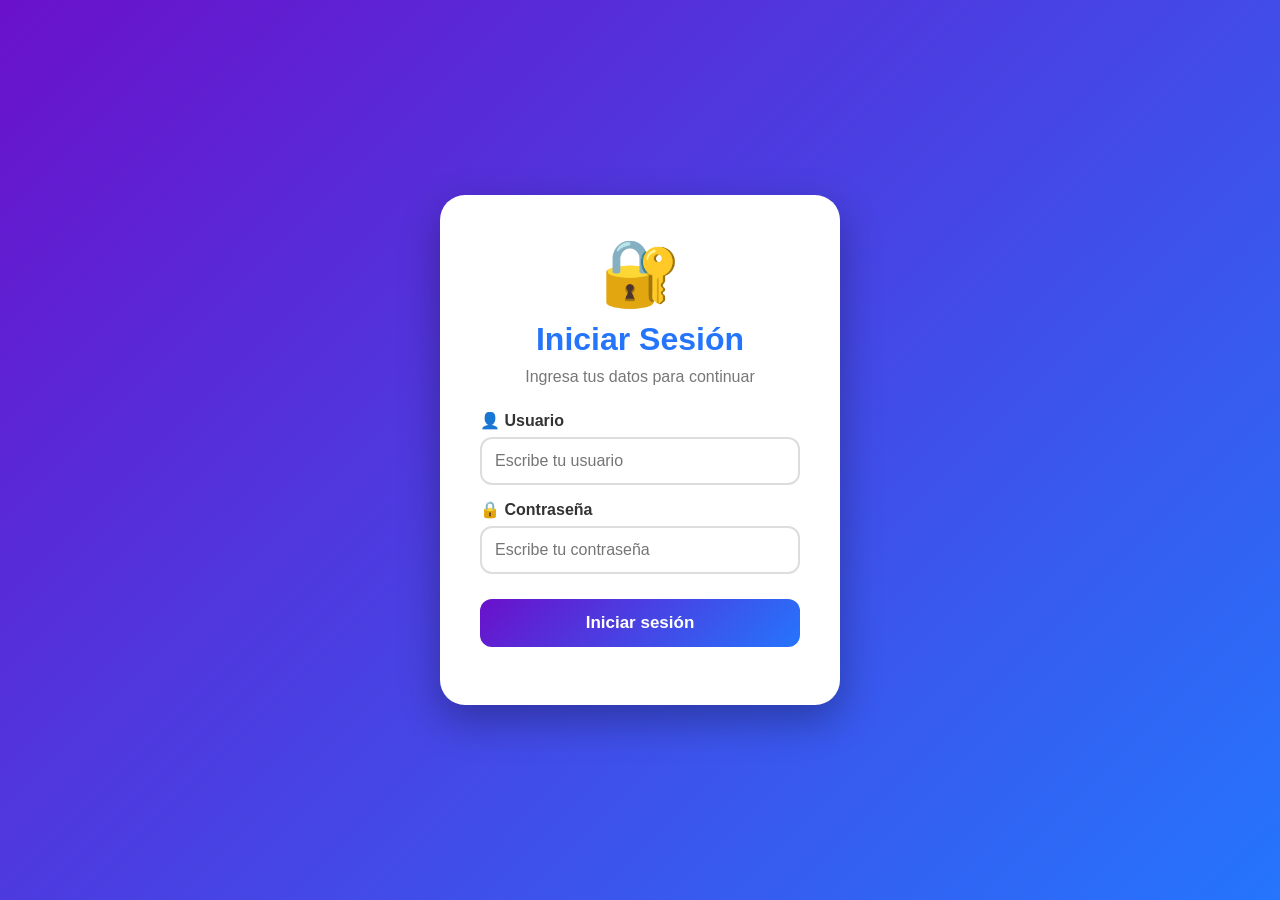
<file: index.html>
<!DOCTYPE html>
<html lang="es">
<head>
    <meta charset="UTF-8">
    <meta name="viewport" content="width=device-width, initial-scale=1.0">

    <title>Inicio de Sesión</title>

    <style>
        * {
            margin: 0;
            padding: 0;
            box-sizing: border-box;
        }

        body {
            font-family: Arial, sans-serif;
            min-height: 100vh;

            display: flex;
            justify-content: center;
            align-items: center;

            background: linear-gradient(135deg, #6a11cb, #2575fc);
        }

        .login {
            width: 90%;
            max-width: 400px;

            background: white;
            padding: 40px;

            border-radius: 25px;
            text-align: center;

            box-shadow: 0 15px 40px rgba(0, 0, 0, 0.3);

            animation: aparecer 0.8s ease;
        }

        .icono {
            font-size: 65px;
            margin-bottom: 10px;
        }

        h1 {
            color: #2575fc;
            margin-bottom: 10px;
        }

        .texto {
            color: #777;
            margin-bottom: 25px;
        }

        label {
            display: block;
            text-align: left;
            margin-top: 15px;
            margin-bottom: 7px;
            font-weight: bold;
            color: #333;
        }

        input {
            width: 100%;
            padding: 13px;

            border: 2px solid #ddd;
            border-radius: 12px;

            font-size: 16px;
            outline: none;

            transition: 0.3s;
        }

        input:focus {
            border-color: #2575fc;
            box-shadow: 0 0 8px rgba(37, 117, 252, 0.3);
        }

        button {
            width: 100%;
            margin-top: 25px;

            padding: 14px;

            border: none;
            border-radius: 12px;

            background: linear-gradient(135deg, #6a11cb, #2575fc);
            color: white;

            font-size: 17px;
            font-weight: bold;

            cursor: pointer;

            transition: 0.3s;
        }

        button:hover {
            transform: translateY(-3px);
            box-shadow: 0 8px 20px rgba(37, 117, 252, 0.4);
        }

        #mensaje {
            margin-top: 18px;
            font-weight: bold;
        }

        .error {
            color: #e53935;
        }

        .correcto {
            color: #16a34a;
        }

        @keyframes aparecer {
            from {
                opacity: 0;
                transform: translateY(30px);
            }

            to {
                opacity: 1;
                transform: translateY(0);
            }
        }
    </style>
</head>

<body>

    <div class="login">

        <div class="icono">🔐</div>

        <h1>Iniciar Sesión</h1>

        <p class="texto">
            Ingresa tus datos para continuar
        </p>

        <form onsubmit="iniciarSesion(event)">

            <label for="usuario">👤 Usuario</label>

            <input
                type="text"
                id="usuario"
                placeholder="Escribe tu usuario"
                required
            >

            <label for="clave">🔒 Contraseña</label>

            <input
                type="password"
                id="clave"
                placeholder="Escribe tu contraseña"
                required
            >

            <button type="submit">
                Iniciar sesión
            </button>

        </form>

        <p id="mensaje"></p>

    </div>


<script>

    function iniciarSesion(event) {

        event.preventDefault();

        // USUARIOS
        const usuarios = {
            "tesla": {
                clave: "Luffy123",
                nombre: "tesla Georgette_666"
            },

            "Mapi_emi": {
                clave: "lasgerreraskpop123",
                nombre: "Mapi_emi"
            },

            "Vivian_003": {
                clave: "01746",
                nombre: "Vivian_003"
            },

            "anyelx.t": {
                clave: "elnegrito.ozuna0.2",
                nombre: "anyelx.t"
            },

            "susu": {
                clave: "kchar",
                nombre: "susu"
            },

            // USUARIO ORIGINAL
            "santadorotea": {
                clave: "changuito123",
                nombre: "santadorotea"
            }
        };

        // DATOS INGRESADOS
        const usuario = document.getElementById("usuario").value.trim();
        const clave = document.getElementById("clave").value;

        const mensaje = document.getElementById("mensaje");

        // COMPROBAR DATOS
        if (usuarios[usuario] && usuarios[usuario].clave === clave) {

            mensaje.textContent = "✅ Inicio de sesión correcto";
            mensaje.className = "correcto";

            // Guardar el usuario para mostrarlo en estudio.html
            localStorage.setItem(
                "nombreUsuario",
                usuarios[usuario].nombre
            );

            setTimeout(function() {
                window.location.href = "estudio.html";
            }, 800);

        } else {

            mensaje.textContent = "❌ Usuario o contraseña incorrectos";
            mensaje.className = "error";

        }
    }

</script>

</body>
</html>
</file>
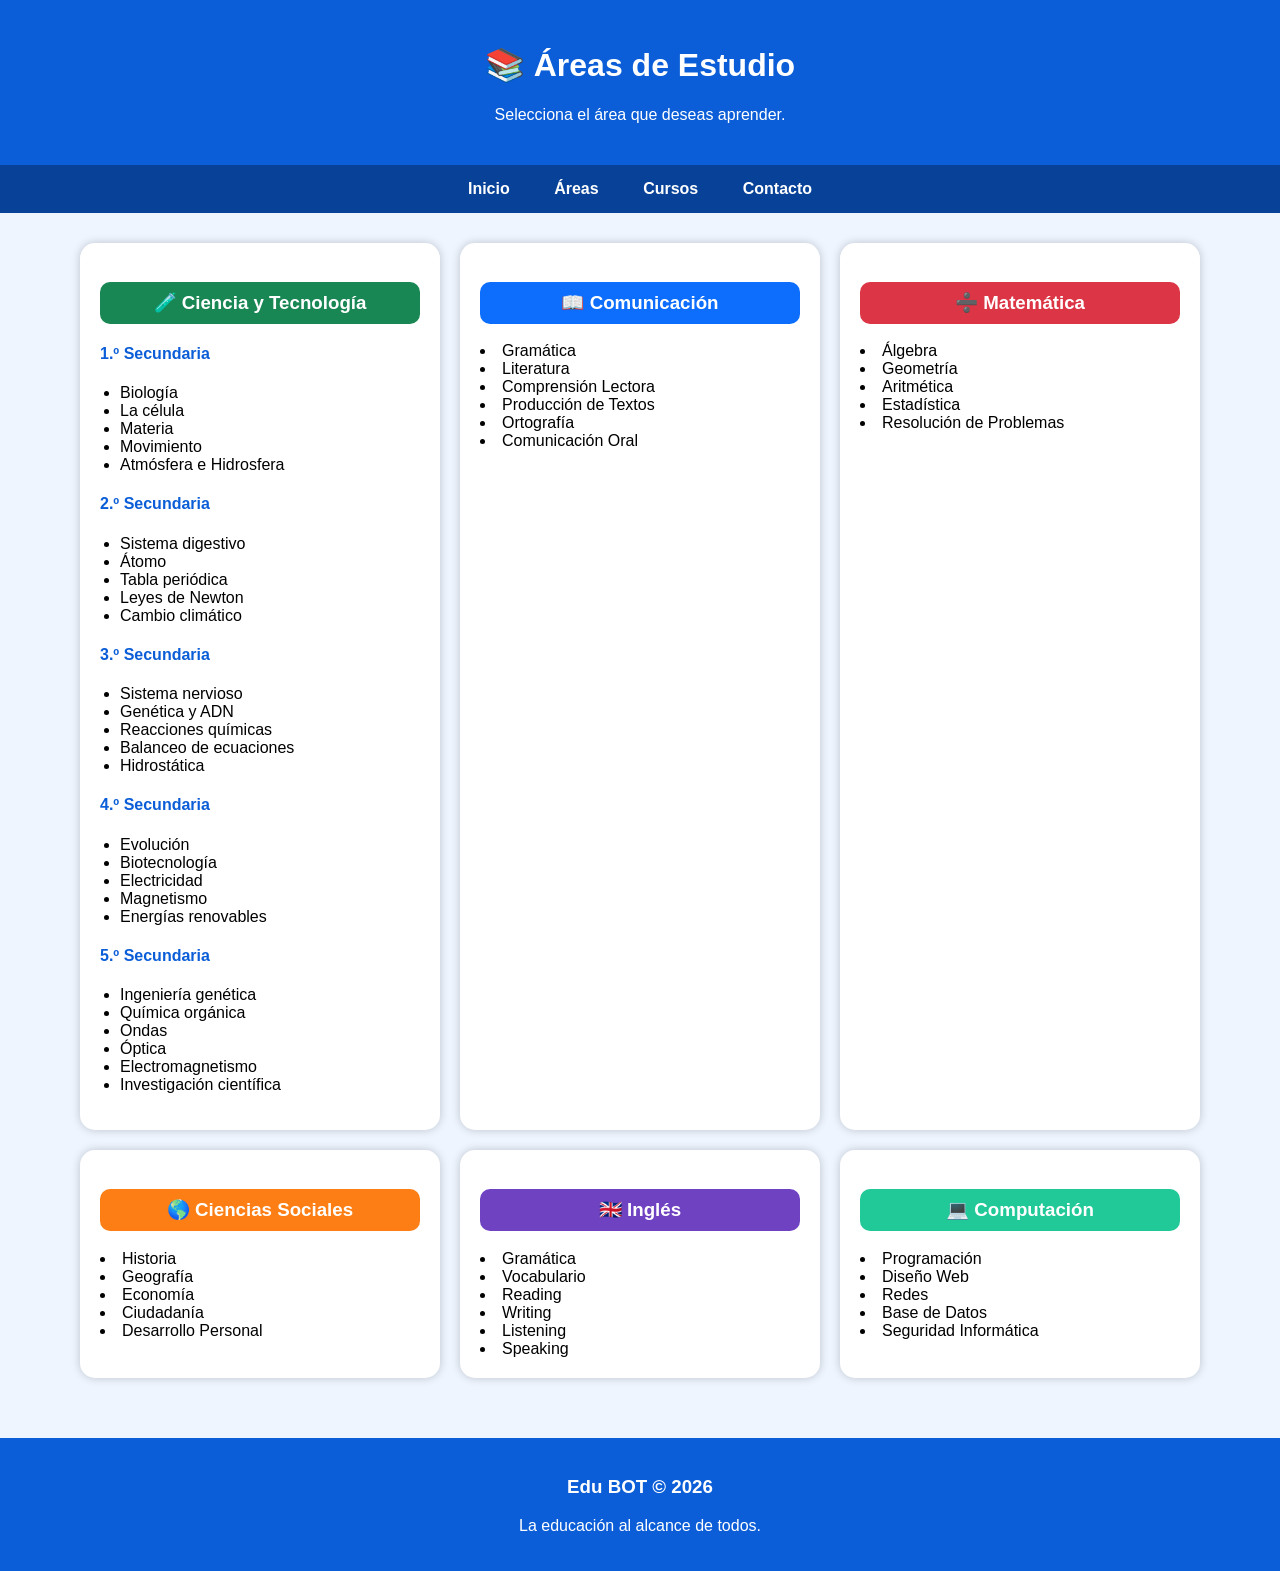
<file: areas.html>
<!DOCTYPE html>
<html lang="es">
<head>
<meta charset="UTF-8">
<meta name="viewport" content="width=device-width, initial-scale=1.0">
<title>Áreas - Edu BOT</title>

<style>

body{
    margin:0;
    font-family:Arial, Helvetica, sans-serif;
    background:#eef5ff;
}

header{
    background:#0b5ed7;
    color:white;
    text-align:center;
    padding:25px;
}

nav{
    background:#084298;
    padding:15px;
    text-align:center;
}

nav a{
    color:white;
    text-decoration:none;
    margin:20px;
    font-weight:bold;
}

h2{
    text-align:center;
    color:#0b5ed7;
}

.contenedor{
    display:flex;
    justify-content:center;
    flex-wrap:wrap;
    gap:20px;
    padding:30px;
}

.tarjeta{
    width:320px;
    background:white;
    border-radius:15px;
    padding:20px;
    box-shadow:0 0 10px rgba(0,0,0,.2);
}

.tarjeta h3{
    text-align:center;
    color:white;
    padding:10px;
    border-radius:10px;
}

.cyt{
    background:#198754;
}

.com{
    background:#0d6efd;
}

.mat{
    background:#dc3545;
}

.social{
    background:#fd7e14;
}

.ing{
    background:#6f42c1;
}

.comp{
    background:#20c997;
}

h4{
    color:#0b5ed7;
}

ul{
    padding-left:20px;
}

footer{
    background:#0b5ed7;
    color:white;
    text-align:center;
    padding:20px;
    margin-top:30px;
}

</style>

</head>

<body>

<header>

<h1>📚 Áreas de Estudio</h1>
<p>Selecciona el área que deseas aprender.</p>

</header>

<nav>

<a href="inicio.html">Inicio</a>
<a href="areas.html">Áreas</a>
<a href="cursos.html">Cursos</a>
<a href="contacto.html">Contacto</a>

</nav>

<div class="contenedor">

<div class="tarjeta">

<h3 class="cyt">🧪 Ciencia y Tecnología</h3>

<h4>1.º Secundaria</h4>
<ul>
<li>Biología</li>
<li>La célula</li>
<li>Materia</li>
<li>Movimiento</li>
<li>Atmósfera e Hidrosfera</li>
</ul>

<h4>2.º Secundaria</h4>
<ul>
<li>Sistema digestivo</li>
<li>Átomo</li>
<li>Tabla periódica</li>
<li>Leyes de Newton</li>
<li>Cambio climático</li>
</ul>

<h4>3.º Secundaria</h4>
<ul>
<li>Sistema nervioso</li>
<li>Genética y ADN</li>
<li>Reacciones químicas</li>
<li>Balanceo de ecuaciones</li>
<li>Hidrostática</li>
</ul>

<h4>4.º Secundaria</h4>
<ul>
<li>Evolución</li>
<li>Biotecnología</li>
<li>Electricidad</li>
<li>Magnetismo</li>
<li>Energías renovables</li>
</ul>

<h4>5.º Secundaria</h4>
<ul>
<li>Ingeniería genética</li>
<li>Química orgánica</li>
<li>Ondas</li>
<li>Óptica</li>
<li>Electromagnetismo</li>
<li>Investigación científica</li>
</ul>

</div>

<div class="tarjeta">
<h3 class="com">📖 Comunicación</h3>
<li>Gramática</li>
<li>Literatura</li>
<li>Comprensión Lectora</li>
<li>Producción de Textos</li>
<li>Ortografía</li>
<li>Comunicación Oral</li>
</div>

<div class="tarjeta">
<h3 class="mat">➗ Matemática</h3>
<li>Álgebra</li>
<li>Geometría</li>
<li>Aritmética</li>
<li>Estadística</li>
<li>Resolución de Problemas</li>
</div>

<div class="tarjeta">
<h3 class="social">🌎 Ciencias Sociales</h3>
<li>Historia</li>
<li>Geografía</li>
<li>Economía</li>
<li>Ciudadanía</li>
<li>Desarrollo Personal</li>
</div>

<div class="tarjeta">
<h3 class="ing">🇬🇧 Inglés</h3>
<li>Gramática</li>
<li>Vocabulario</li>
<li>Reading</li>
<li>Writing</li>
<li>Listening</li>
<li>Speaking</li>
</div>

<div class="tarjeta">
<h3 class="comp">💻 Computación</h3>
<li>Programación</li>
<li>Diseño Web</li>
<li>Redes</li>
<li>Base de Datos</li>
<li>Seguridad Informática</li>
</div>

</div>

<footer>

<h3>Edu BOT © 2026</h3>

<p>La educación al alcance de todos.</p>

</footer>

</body>
</html>
</file>
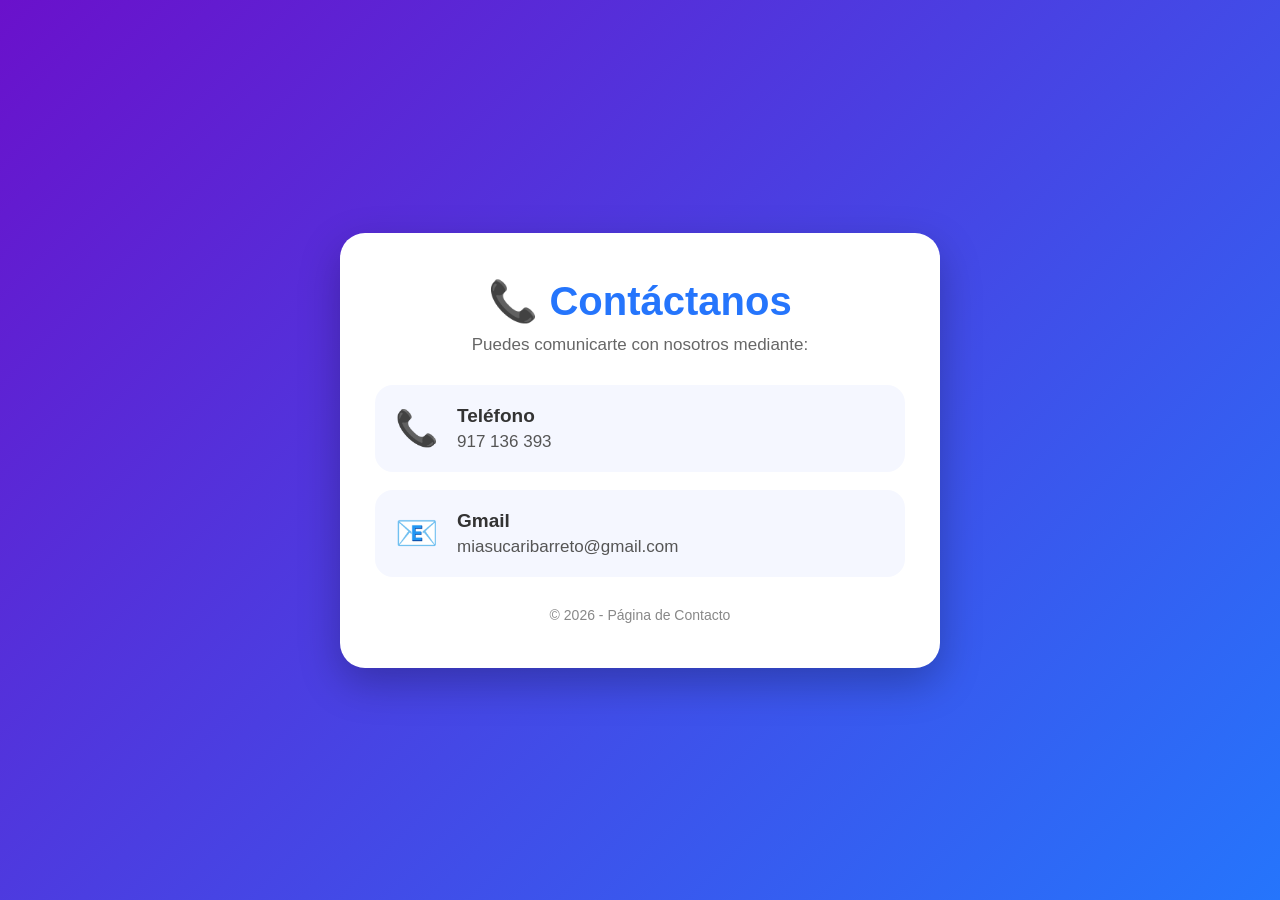
<file: contacto.html>
<!DOCTYPE html>
<html lang="es">
<head>
    <meta charset="UTF-8">
    <meta name="viewport" content="width=device-width, initial-scale=1.0">

    <title>Contacto</title>

    <style>
        * {
            box-sizing: border-box;
            margin: 0;
            padding: 0;
        }

        body {
            font-family: Arial, sans-serif;
            min-height: 100vh;
            display: flex;
            justify-content: center;
            align-items: center;

            background: linear-gradient(135deg, #6a11cb, #2575fc);
        }

        .contenedor {
            width: 90%;
            max-width: 600px;
            background: white;
            padding: 45px 35px;
            border-radius: 25px;
            text-align: center;

            box-shadow: 0 15px 40px rgba(0, 0, 0, 0.25);

            animation: aparecer 1s ease;
        }

        h1 {
            color: #2575fc;
            font-size: 40px;
            margin-bottom: 10px;
        }

        .subtitulo {
            color: #666;
            margin-bottom: 30px;
            font-size: 17px;
        }

        .contacto {
            display: flex;
            align-items: center;
            text-align: left;

            background: #f5f7ff;
            margin: 18px 0;
            padding: 20px;

            border-radius: 18px;
            transition: 0.3s;
        }

        .contacto:hover {
            transform: translateY(-5px);
            box-shadow: 0 8px 20px rgba(0, 0, 0, 0.12);
        }

        .icono {
            font-size: 35px;
            margin-right: 18px;
        }

        .informacion h2 {
            font-size: 19px;
            color: #333;
            margin-bottom: 5px;
        }

        .informacion p {
            font-size: 17px;
            color: #555;
            word-break: break-word;
        }

        .pie {
            margin-top: 30px;
            color: #888;
            font-size: 14px;
        }

        @keyframes aparecer {
            from {
                opacity: 0;
                transform: translateY(30px);
            }

            to {
                opacity: 1;
                transform: translateY(0);
            }
        }

        @media (max-width: 500px) {
            h1 {
                font-size: 32px;
            }

            .contenedor {
                padding: 35px 20px;
            }

            .contacto {
                padding: 16px;
            }
        }
    </style>
</head>

<body>

    <div class="contenedor">

        <h1>📞 Contáctanos</h1>

        <p class="subtitulo">
            Puedes comunicarte con nosotros mediante:
        </p>

        <div class="contacto">
            <div class="icono">📞</div>

            <div class="informacion">
                <h2>Teléfono</h2>
                <p>917 136 393</p>
            </div>
        </div>

        <div class="contacto">
            <div class="icono">📧</div>

            <div class="informacion">
                <h2>Gmail</h2>
                <p>miasucaribarreto@gmail.com</p>
            </div>
        </div>

        <div class="pie">
            © 2026 - Página de Contacto
        </div>

    </div>

</body>
</html>
</file>
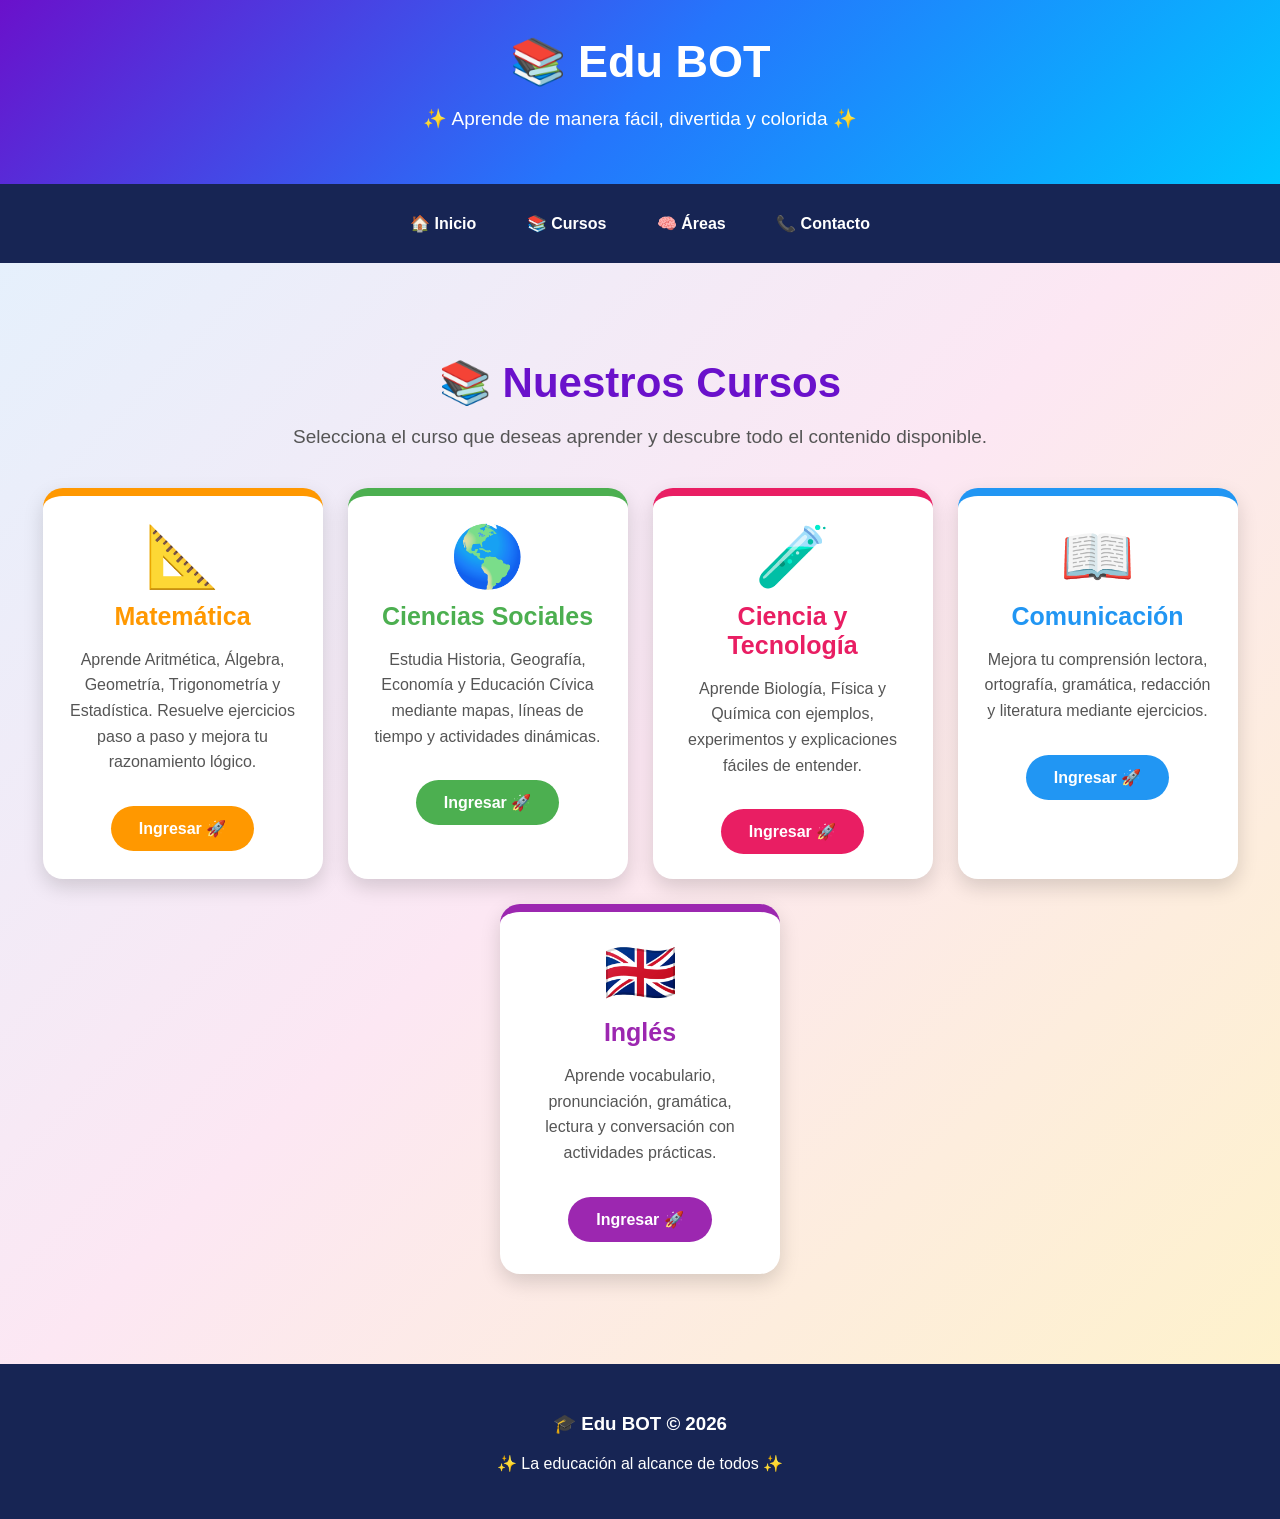
<file: cursos.html>
<!DOCTYPE html>
<html lang="es">

<head>

<meta charset="UTF-8">

<meta name="viewport" content="width=device-width, initial-scale=1.0">

<title>Cursos - Edu BOT</title>


<style>

/* =========================
   GENERAL
========================= */

*{
    box-sizing:border-box;
}

body{
    margin:0;

    font-family:Arial, Helvetica, sans-serif;

    background:linear-gradient(
        135deg,
        #e0f2fe,
        #fce7f3,
        #fef3c7
    );

    color:#333;
}


/* =========================
   ENCABEZADO
========================= */

header{

    background:linear-gradient(
        135deg,
        #6a11cb,
        #2575fc,
        #00c6ff
    );

    color:white;

    text-align:center;

    padding:35px 20px;

    box-shadow:0 5px 15px rgba(0,0,0,0.2);
}

header h1{

    margin:0;

    font-size:45px;

}

header p{

    font-size:19px;

}


/* =========================
   MENÚ
========================= */

nav{

    background:#172554;

    text-align:center;

    padding:15px;

}

nav a{

    display:inline-block;

    color:white;

    text-decoration:none;

    font-weight:bold;

    margin:5px;

    padding:10px 18px;

    border-radius:20px;

    transition:0.3s;

}

nav a:hover{

    background:#00c6ff;

    color:#172554;

    transform:translateY(-3px);

}


/* =========================
   TÍTULO
========================= */

.cursos{

    padding:60px 20px;

    text-align:center;

}

.cursos h2{

    font-size:42px;

    color:#6a11cb;

    margin-bottom:10px;

}

.descripcion{

    font-size:19px;

    color:#555;

    margin-bottom:40px;

}


/* =========================
   TARJETAS
========================= */

.tarjetas{

    display:flex;

    justify-content:center;

    align-items:stretch;

    flex-wrap:wrap;

    gap:25px;

}


.tarjeta{

    width:280px;

    min-height:370px;

    background:white;

    padding:25px;

    border-radius:20px;

    text-align:center;

    box-shadow:0 8px 20px rgba(0,0,0,0.15);

    transition:0.4s;

}


.tarjeta:hover{

    transform:translateY(-10px);

    box-shadow:0 15px 30px rgba(0,0,0,0.25);

}


/* =========================
   ICONOS
========================= */

.icono{

    font-size:60px;

    margin-bottom:10px;

}


/* =========================
   TÍTULOS DE TARJETAS
========================= */

.tarjeta h3{

    font-size:25px;

    margin:10px 0;

}


/* =========================
   TEXTO
========================= */

.tarjeta p{

    color:#555;

    line-height:1.6;

    font-size:16px;

}


/* =========================
   BOTONES
========================= */

.tarjeta a{

    display:inline-block;

    color:white;

    text-decoration:none;

    padding:13px 28px;

    border-radius:25px;

    font-weight:bold;

    margin-top:15px;

    transition:0.3s;

}


.tarjeta a:hover{

    transform:scale(1.08);

    box-shadow:0 7px 15px rgba(0,0,0,0.25);

}


/* =========================
   COLORES
========================= */


/* MATEMÁTICA */

.matematica{

    border-top:8px solid #ff9800;

}

.matematica h3{

    color:#ff9800;

}

.matematica a{

    background:#ff9800;

}


/* SOCIALES */

.sociales{

    border-top:8px solid #4caf50;

}

.sociales h3{

    color:#4caf50;

}

.sociales a{

    background:#4caf50;

}


/* CIENCIA */

.ciencia{

    border-top:8px solid #e91e63;

}

.ciencia h3{

    color:#e91e63;

}

.ciencia a{

    background:#e91e63;

}


/* COMUNICACIÓN */

.comunicacion{

    border-top:8px solid #2196f3;

}

.comunicacion h3{

    color:#2196f3;

}

.comunicacion a{

    background:#2196f3;

}


/* INGLÉS */

.ingles{

    border-top:8px solid #9c27b0;

}

.ingles h3{

    color:#9c27b0;

}

.ingles a{

    background:#9c27b0;

}


/* =========================
   FOOTER
========================= */

footer{

    background:#172554;

    color:white;

    text-align:center;

    padding:30px;

    margin-top:30px;

}


/* =========================
   CELULAR
========================= */

@media(max-width:600px){

    header h1{

        font-size:35px;

    }

    .cursos h2{

        font-size:32px;

    }

    .tarjeta{

        width:90%;

    }

    nav a{

        font-size:14px;

        padding:8px 12px;

    }

}

</style>

</head>


<body>


<!-- ENCABEZADO -->

<header>

<h1>📚 Edu BOT</h1>

<p>✨ Aprende de manera fácil, divertida y colorida ✨</p>

</header>


<!-- MENÚ -->

<nav>

<a href="inicio.html">🏠 Inicio</a>

<a href="cursos.html">📚 Cursos</a>

<a href="areas.html">🧠 Áreas</a>

<a href="contacto.html">📞 Contacto</a>

</nav>


<!-- CURSOS -->

<section class="cursos">

<h2>📚 Nuestros Cursos</h2>

<p class="descripcion">

Selecciona el curso que deseas aprender
y descubre todo el contenido disponible.

</p>


<div class="tarjetas">


<!-- MATEMÁTICA -->

<div class="tarjeta matematica">

<div class="icono">📐</div>

<h3>Matemática</h3>

<p>

Aprende Aritmética, Álgebra, Geometría,
Trigonometría y Estadística.

Resuelve ejercicios paso a paso
y mejora tu razonamiento lógico.

</p>

<a href="#">Ingresar 🚀</a>

</div>


<!-- CIENCIAS SOCIALES -->

<div class="tarjeta sociales">

<div class="icono">🌎</div>

<h3>Ciencias Sociales</h3>

<p>

Estudia Historia, Geografía,
Economía y Educación Cívica
mediante mapas, líneas de tiempo
y actividades dinámicas.

</p>

<a href="#">Ingresar 🚀</a>

</div>


<!-- CIENCIA Y TECNOLOGÍA -->

<div class="tarjeta ciencia">

<div class="icono">🧪</div>

<h3>Ciencia y Tecnología</h3>

<p>

Aprende Biología, Física y Química
con ejemplos, experimentos
y explicaciones fáciles de entender.

</p>

<a href="#">Ingresar 🚀</a>

</div>


<!-- COMUNICACIÓN -->

<div class="tarjeta comunicacion">

<div class="icono">📖</div>

<h3>Comunicación</h3>

<p>

Mejora tu comprensión lectora,
ortografía, gramática, redacción
y literatura mediante ejercicios.

</p>

<a href="#">Ingresar 🚀</a>

</div>


<!-- INGLÉS -->

<div class="tarjeta ingles">

<div class="icono">🇬🇧</div>

<h3>Inglés</h3>

<p>

Aprende vocabulario, pronunciación,
gramática, lectura y conversación
con actividades prácticas.

</p>

<a href="#">Ingresar 🚀</a>

</div>


</div>

</section>


<!-- PIE DE PÁGINA -->

<footer>

<h3>🎓 Edu BOT © 2026</h3>

<p>

✨ La educación al alcance de todos ✨

</p>

</footer>


</body>

</html>
</file>
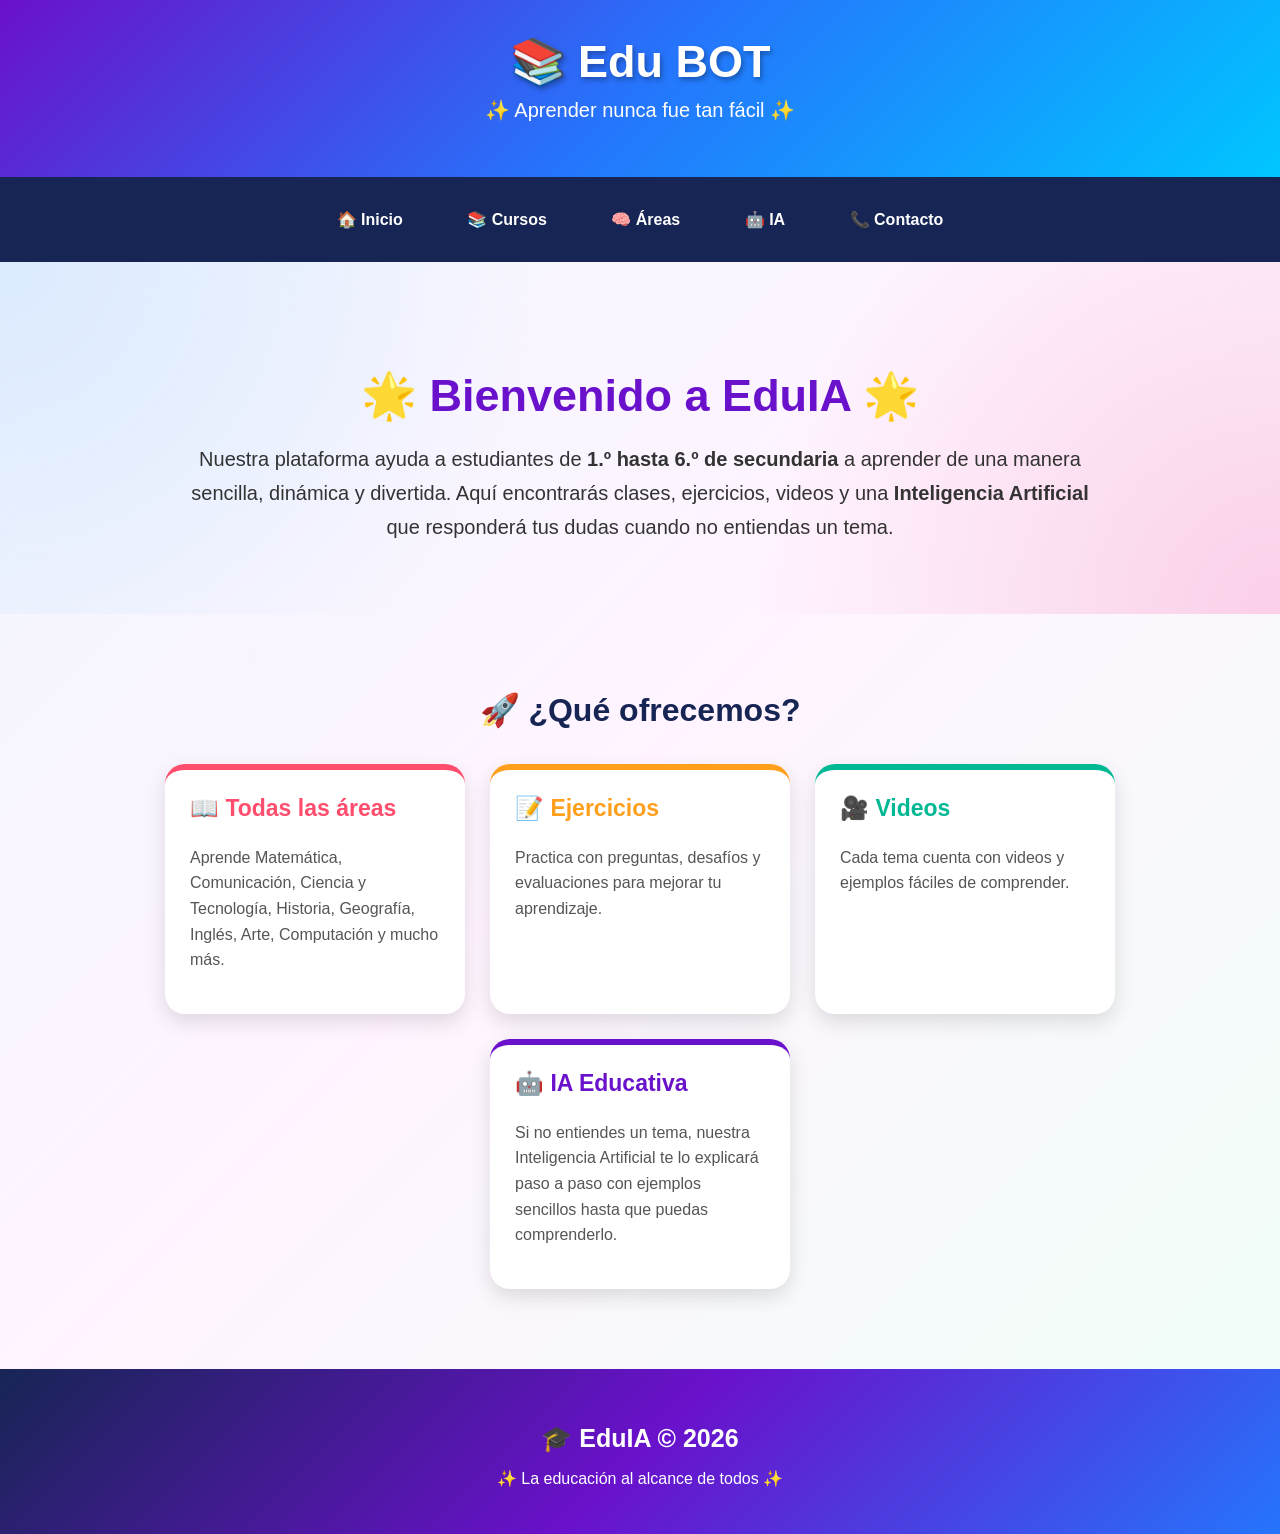
<file: estudio.html>
<!DOCTYPE html>
<html lang="es">

<head>
<meta charset="UTF-8">
<meta name="viewport" content="width=device-width, initial-scale=1.0">

<title>EduIA - Aprende Fácil</title>

<style>

/* =========================
   CONFIGURACIÓN GENERAL
========================= */

*{
    box-sizing:border-box;
}

body{
    margin:0;
    font-family:Arial, Helvetica, sans-serif;
    background:linear-gradient(135deg,#eef7ff,#fff4ff,#effff7);
    color:#333;
}


/* =========================
   ENCABEZADO
========================= */

header{
    background:linear-gradient(135deg,#6a11cb,#2575fc,#00c6ff);
    color:white;
    padding:35px 20px;
    text-align:center;
    box-shadow:0 5px 15px rgba(0,0,0,0.2);
}

header h1{
    margin:0;
    font-size:45px;
    text-shadow:2px 3px 5px rgba(0,0,0,0.3);
}

header p{
    font-size:20px;
    margin-top:10px;
}


/* =========================
   MENÚ
========================= */

nav{
    background:#172554;
    text-align:center;
    padding:18px;
    position:sticky;
    top:0;
    z-index:100;
}

nav a{
    display:inline-block;
    color:white;
    text-decoration:none;
    margin:5px 12px;
    padding:10px 18px;
    border-radius:20px;
    font-weight:bold;
    transition:0.3s;
}

nav a:hover{
    background:#00c6ff;
    color:#172554;
    transform:translateY(-3px);
}


/* =========================
   PRESENTACIÓN
========================= */

.hero{
    text-align:center;
    padding:70px 20px;
    background:
    radial-gradient(circle at top left,#dbeafe,transparent 40%),
    radial-gradient(circle at bottom right,#fbcfe8,transparent 40%);
}

.hero h2{
    color:#6a11cb;
    font-size:45px;
    margin-bottom:20px;
}

.hero p{
    font-size:20px;
    line-height:1.7;
    width:80%;
    max-width:900px;
    margin:auto;
}


/* =========================
   SECCIÓN
========================= */

section{
    padding:50px 20px;
}

section > h2{
    text-align:center;
    font-size:32px;
    color:#172554;
    margin-bottom:35px;
}


/* =========================
   TARJETAS
========================= */

.tarjetas{
    display:flex;
    justify-content:center;
    gap:25px;
    flex-wrap:wrap;
}

.tarjeta{
    background:white;
    width:300px;
    min-height:210px;
    padding:25px;
    border-radius:20px;

    box-shadow:
    0 8px 20px rgba(0,0,0,0.12);

    transition:0.4s;

    border-top:6px solid #2575fc;
}

.tarjeta:hover{
    transform:translateY(-10px) scale(1.03);

    box-shadow:
    0 15px 30px rgba(0,0,0,0.2);
}

.tarjeta h3{
    color:#6a11cb;
    font-size:23px;
    margin-top:0;
}

.tarjeta p{
    line-height:1.6;
    color:#555;
}


/* Colores diferentes para las tarjetas */

.tarjeta:nth-child(1){
    border-top-color:#ff4d6d;
}

.tarjeta:nth-child(1) h3{
    color:#ff4d6d;
}


.tarjeta:nth-child(2){
    border-top-color:#ff9f1c;
}

.tarjeta:nth-child(2) h3{
    color:#ff9f1c;
}


.tarjeta:nth-child(3){
    border-top-color:#00b894;
}

.tarjeta:nth-child(3) h3{
    color:#00b894;
}


.tarjeta:nth-child(4){
    border-top-color:#6a11cb;
}

.tarjeta:nth-child(4) h3{
    color:#6a11cb;
}


/* =========================
   FOOTER
========================= */

footer{
    background:linear-gradient(135deg,#172554,#6a11cb,#2575fc);
    color:white;
    text-align:center;
    padding:30px;
    margin-top:30px;
}

footer h3{
    font-size:25px;
    margin-bottom:10px;
}


/* =========================
   ANIMACIÓN
========================= */

.hero,
.tarjeta{
    animation:aparecer 0.8s ease;
}

@keyframes aparecer{

    from{
        opacity:0;
        transform:translateY(25px);
    }

    to{
        opacity:1;
        transform:translateY(0);
    }

}


/* =========================
   CELULAR
========================= */

@media(max-width:600px){

    header h1{
        font-size:35px;
    }

    .hero h2{
        font-size:32px;
    }

    .hero p{
        width:95%;
        font-size:17px;
    }

    nav a{
        margin:4px;
        padding:8px 12px;
        font-size:14px;
    }

    .tarjeta{
        width:90%;
    }

}

</style>

</head>


<body>


<!-- =========================
     ENCABEZADO
========================= -->

<header>

<h1>📚 Edu BOT</h1>

<p>✨ Aprender nunca fue tan fácil ✨</p>

</header>


<!-- =========================
     MENÚ
========================= -->

<nav>

<a href="inicio.html">🏠 Inicio</a>

<a href="cursos.html">📚 Cursos</a>

<a href="areas.html">🧠 Áreas</a>

<a href="ia.html">🤖 IA</a>

<a href="contacto.html">📞 Contacto</a>

</nav>


<!-- =========================
     PRESENTACIÓN
========================= -->

<div class="hero">

<h2>🌟 Bienvenido a EduIA 🌟</h2>

<p>

Nuestra plataforma ayuda a estudiantes de
<strong>1.º hasta 6.º de secundaria</strong>
a aprender de una manera sencilla, dinámica y divertida.

Aquí encontrarás clases, ejercicios, videos y una
<strong>Inteligencia Artificial</strong>
que responderá tus dudas cuando no entiendas un tema.

</p>

</div>


<!-- =========================
     QUÉ OFRECEMOS
========================= -->

<section>

<h2>🚀 ¿Qué ofrecemos?</h2>


<div class="tarjetas">


<div class="tarjeta">

<h3>📖 Todas las áreas</h3>

<p>

Aprende Matemática, Comunicación,
Ciencia y Tecnología, Historia,
Geografía, Inglés, Arte,
Computación y mucho más.

</p>

</div>



<div class="tarjeta">

<h3>📝 Ejercicios</h3>

<p>

Practica con preguntas,
desafíos y evaluaciones
para mejorar tu aprendizaje.

</p>

</div>



<div class="tarjeta">

<h3>🎥 Videos</h3>

<p>

Cada tema cuenta con videos
y ejemplos fáciles de comprender.

</p>

</div>



<div class="tarjeta">

<h3>🤖 IA Educativa</h3>

<p>

Si no entiendes un tema,
nuestra Inteligencia Artificial
te lo explicará paso a paso
con ejemplos sencillos hasta
que puedas comprenderlo.

</p>

</div>


</div>

</section>


<!-- =========================
     PIE DE PÁGINA
========================= -->

<footer>

<h3>🎓 EduIA © 2026</h3>

<p>
✨ La educación al alcance de todos ✨
</p>

</footer>


</body>

</html>
</file>
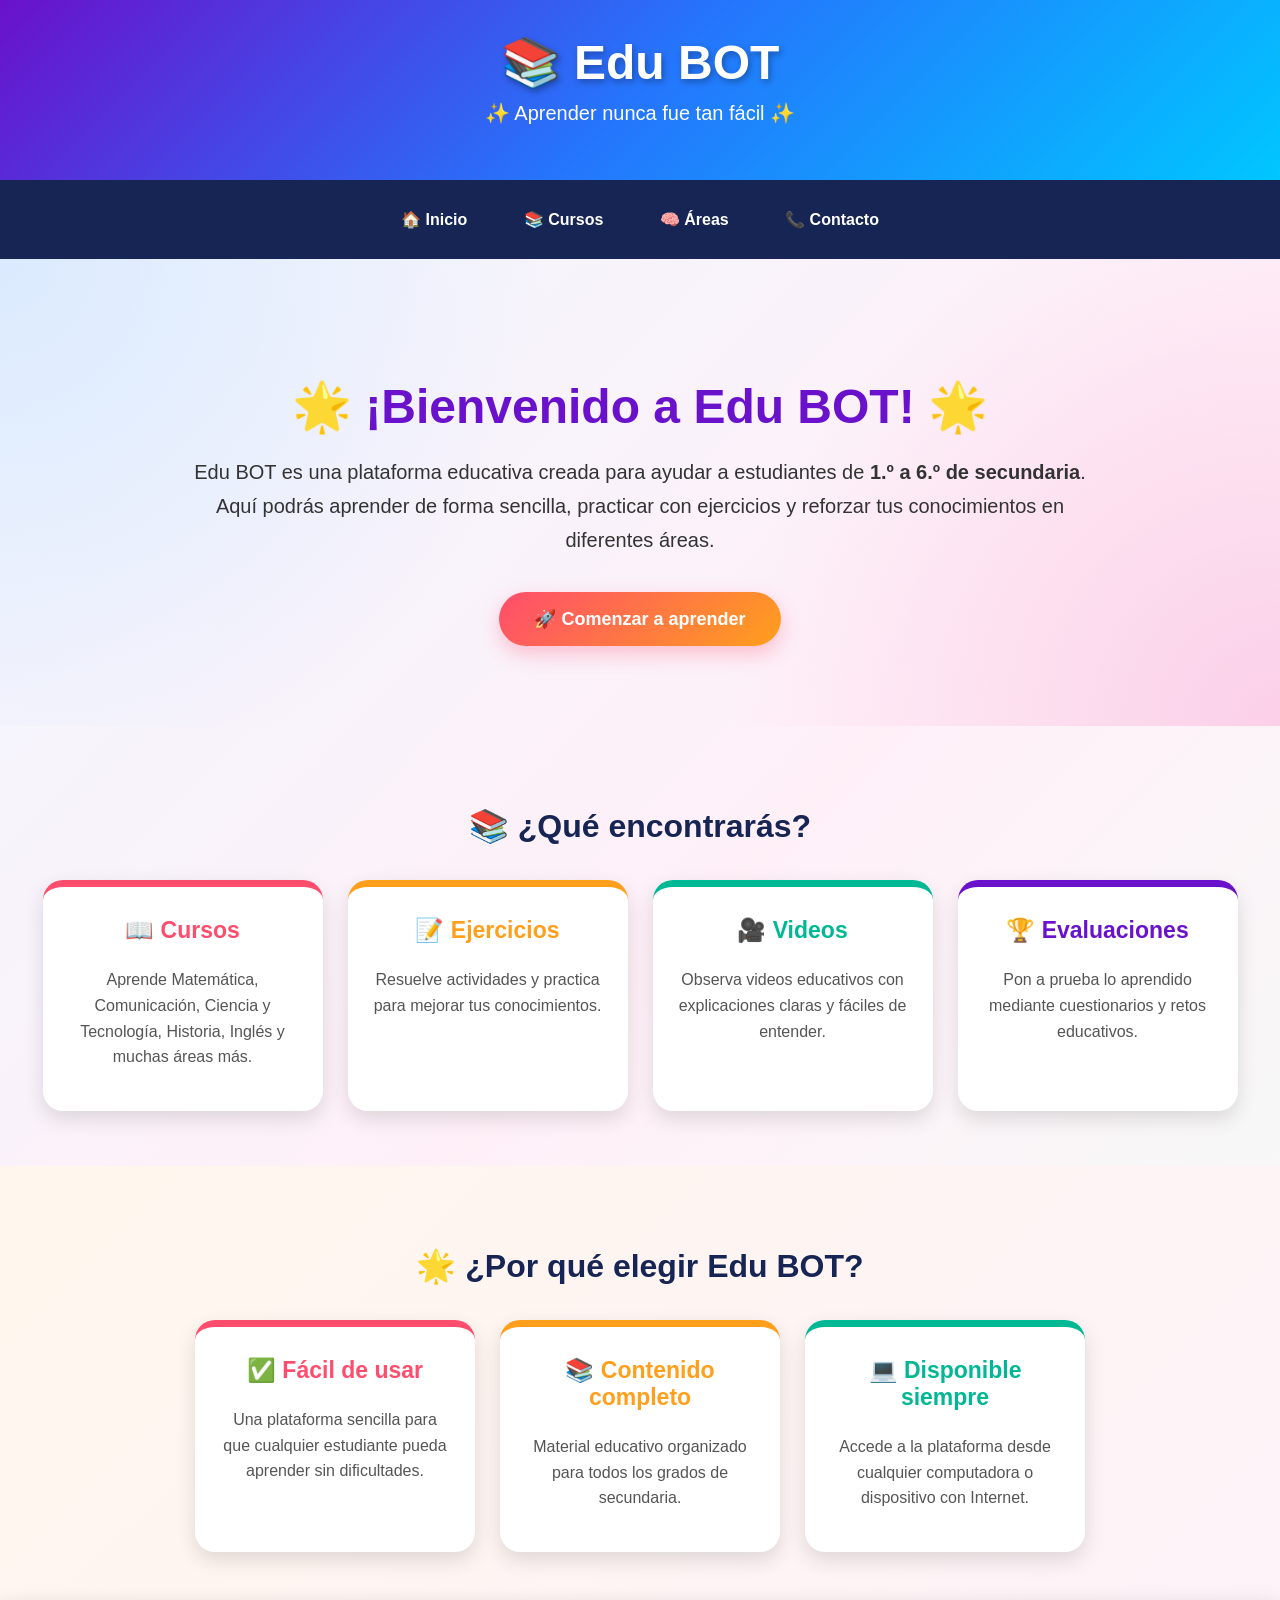
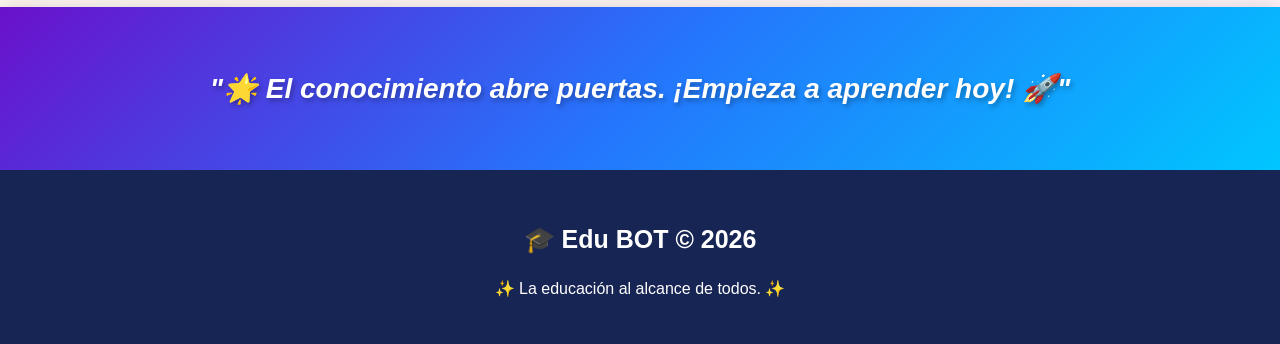
<file: inicio.html>
<!DOCTYPE html>
<html lang="es">

<head>

<meta charset="UTF-8">
<meta name="viewport" content="width=device-width, initial-scale=1.0">

<title>Inicio - Edu BOT</title>

<style>

/* =========================
   CONFIGURACIÓN GENERAL
========================= */

*{
    box-sizing:border-box;
}

body{
    margin:0;
    font-family:Arial, Helvetica, sans-serif;
    background:linear-gradient(135deg,#eef7ff,#fff0f8,#f0fff7);
    color:#333;
}


/* =========================
   ENCABEZADO
========================= */

header{
    background:linear-gradient(135deg,#6a11cb,#2575fc,#00c6ff);
    color:white;
    text-align:center;
    padding:35px 20px;

    box-shadow:0 5px 20px rgba(0,0,0,0.2);
}

header h1{
    font-size:48px;
    margin:0;

    text-shadow:2px 3px 6px rgba(0,0,0,0.3);
}

header p{
    font-size:20px;
    margin-top:10px;
}


/* =========================
   MENÚ
========================= */

nav{
    background:#172554;
    text-align:center;
    padding:15px;

    position:sticky;
    top:0;
    z-index:100;
}

nav a{
    display:inline-block;

    color:white;
    text-decoration:none;

    margin:5px 8px;
    padding:10px 18px;

    border-radius:20px;

    font-weight:bold;

    transition:0.3s;
}

nav a:hover{
    background:#00c6ff;
    color:#172554;

    transform:translateY(-3px);
}


/* =========================
   HERO
========================= */

.hero{
    text-align:center;
    padding:80px 20px;

    background:
    radial-gradient(circle at top left,#dbeafe,transparent 40%),
    radial-gradient(circle at bottom right,#fbcfe8,transparent 40%);
}

.hero h2{
    color:#6a11cb;
    font-size:48px;

    margin-bottom:20px;

    animation:aparecer 1s ease;
}

.hero p{
    width:80%;
    max-width:900px;

    margin:auto;

    font-size:20px;
    line-height:1.7;

    animation:aparecer 1.3s ease;
}


/* =========================
   BOTÓN
========================= */

button{
    margin-top:35px;

    background:linear-gradient(135deg,#ff4d6d,#ff9f1c);

    color:white;

    border:none;

    padding:16px 35px;

    font-size:18px;
    font-weight:bold;

    border-radius:30px;

    cursor:pointer;

    box-shadow:0 8px 20px rgba(255,77,109,0.3);

    transition:0.3s;
}

button:hover{
    transform:translateY(-5px) scale(1.05);

    box-shadow:0 12px 25px rgba(255,77,109,0.4);
}


/* =========================
   SECCIONES
========================= */

section{
    padding:55px 20px;
}

h2{
    text-align:center;

    color:#172554;

    font-size:32px;

    margin-bottom:35px;
}


/* =========================
   TARJETAS
========================= */

.tarjetas{
    display:flex;

    justify-content:center;

    flex-wrap:wrap;

    gap:25px;
}

.tarjeta{
    width:280px;

    min-height:190px;

    background:white;

    padding:25px;

    border-radius:20px;

    text-align:center;

    box-shadow:0 8px 20px rgba(0,0,0,0.12);

    transition:0.4s;

    border-top:7px solid #2575fc;
}

.tarjeta:hover{
    transform:translateY(-10px) scale(1.03);

    box-shadow:0 15px 30px rgba(0,0,0,0.2);
}

.tarjeta h3{
    font-size:23px;

    margin-top:5px;

    color:#2575fc;
}

.tarjeta p{
    line-height:1.6;

    color:#555;
}


/* =========================
   COLORES DE TARJETAS
========================= */

.tarjeta:nth-child(1){
    border-top-color:#ff4d6d;
}

.tarjeta:nth-child(1) h3{
    color:#ff4d6d;
}


.tarjeta:nth-child(2){
    border-top-color:#ff9f1c;
}

.tarjeta:nth-child(2) h3{
    color:#ff9f1c;
}


.tarjeta:nth-child(3){
    border-top-color:#00b894;
}

.tarjeta:nth-child(3) h3{
    color:#00b894;
}


.tarjeta:nth-child(4){
    border-top-color:#6a11cb;
}

.tarjeta:nth-child(4) h3{
    color:#6a11cb;
}


/* =========================
   SEGUNDA SECCIÓN
========================= */

section:nth-of-type(2){
    background:linear-gradient(135deg,#fff7ed,#fdf2f8);
}


/* =========================
   FRASE MOTIVADORA
========================= */

.frase{
    background:linear-gradient(135deg,#6a11cb,#2575fc,#00c6ff);

    color:white;

    text-align:center;

    padding:65px 20px;

    font-size:28px;

    font-style:italic;

    box-shadow:0 0 20px rgba(0,0,0,0.15);
}

.frase strong{
    text-shadow:2px 3px 5px rgba(0,0,0,0.3);
}


/* =========================
   FOOTER
========================= */

footer{
    background:#172554;

    color:white;

    text-align:center;

    padding:30px;
}

footer h3{
    font-size:25px;
}


/* =========================
   ANIMACIONES
========================= */

@keyframes aparecer{

    from{
        opacity:0;
        transform:translateY(30px);
    }

    to{
        opacity:1;
        transform:translateY(0);
    }

}


/* =========================
   CELULARES
========================= */

@media(max-width:600px){

    header h1{
        font-size:36px;
    }

    .hero h2{
        font-size:34px;
    }

    .hero p{
        width:95%;
        font-size:17px;
    }

    nav a{
        font-size:14px;
        padding:8px 12px;
    }

    .tarjeta{
        width:90%;
    }

    .frase{
        font-size:22px;
    }

}

</style>

</head>


<body>


<!-- =========================
     ENCABEZADO
========================= -->

<header>

<h1>📚 Edu BOT</h1>

<p>✨ Aprender nunca fue tan fácil ✨</p>

</header>


<!-- =========================
     MENÚ
========================= -->

<nav>

<a href="inicio.html">🏠 Inicio</a>

<a href="cursos.html">📚 Cursos</a>

<a href="areas.html">🧠 Áreas</a>

<a href="contacto.html">📞 Contacto</a>

</nav>


<!-- =========================
     BIENVENIDA
========================= -->

<div class="hero">

<h2>🌟 ¡Bienvenido a Edu BOT! 🌟</h2>

<p>

Edu BOT es una plataforma educativa creada para ayudar a estudiantes de
<strong>1.º a 6.º de secundaria</strong>.

Aquí podrás aprender de forma sencilla, practicar con ejercicios
y reforzar tus conocimientos en diferentes áreas.

</p>


<button onclick="location.href='cursos.html'">

🚀 Comenzar a aprender

</button>

</div>


<!-- =========================
     QUÉ ENCONTRARÁS
========================= -->

<section>

<h2>📚 ¿Qué encontrarás?</h2>


<div class="tarjetas">


<div class="tarjeta">

<h3>📖 Cursos</h3>

<p>

Aprende Matemática, Comunicación,
Ciencia y Tecnología, Historia,
Inglés y muchas áreas más.

</p>

</div>


<div class="tarjeta">

<h3>📝 Ejercicios</h3>

<p>

Resuelve actividades y practica
para mejorar tus conocimientos.

</p>

</div>


<div class="tarjeta">

<h3>🎥 Videos</h3>

<p>

Observa videos educativos con
explicaciones claras y fáciles
de entender.

</p>

</div>


<div class="tarjeta">

<h3>🏆 Evaluaciones</h3>

<p>

Pon a prueba lo aprendido
mediante cuestionarios y
retos educativos.

</p>

</div>


</div>

</section>


<!-- =========================
     POR QUÉ ELEGIR EDU BOT
========================= -->

<section>

<h2>🌟 ¿Por qué elegir Edu BOT?</h2>


<div class="tarjetas">


<div class="tarjeta">

<h3>✅ Fácil de usar</h3>

<p>

Una plataforma sencilla para que
cualquier estudiante pueda
aprender sin dificultades.

</p>

</div>


<div class="tarjeta">

<h3>📚 Contenido completo</h3>

<p>

Material educativo organizado
para todos los grados
de secundaria.

</p>

</div>


<div class="tarjeta">

<h3>💻 Disponible siempre</h3>

<p>

Accede a la plataforma desde
cualquier computadora o
dispositivo con Internet.

</p>

</div>


</div>

</section>


<!-- =========================
     FRASE
========================= -->

<div class="frase">

<strong>
"🌟 El conocimiento abre puertas. ¡Empieza a aprender hoy! 🚀"
</strong>

</div>


<!-- =========================
     FOOTER
========================= -->

<footer>

<h3>🎓 Edu BOT © 2026</h3>

<p>
✨ La educación al alcance de todos. ✨
</p>

</footer>


</body>

</html>
</file>
